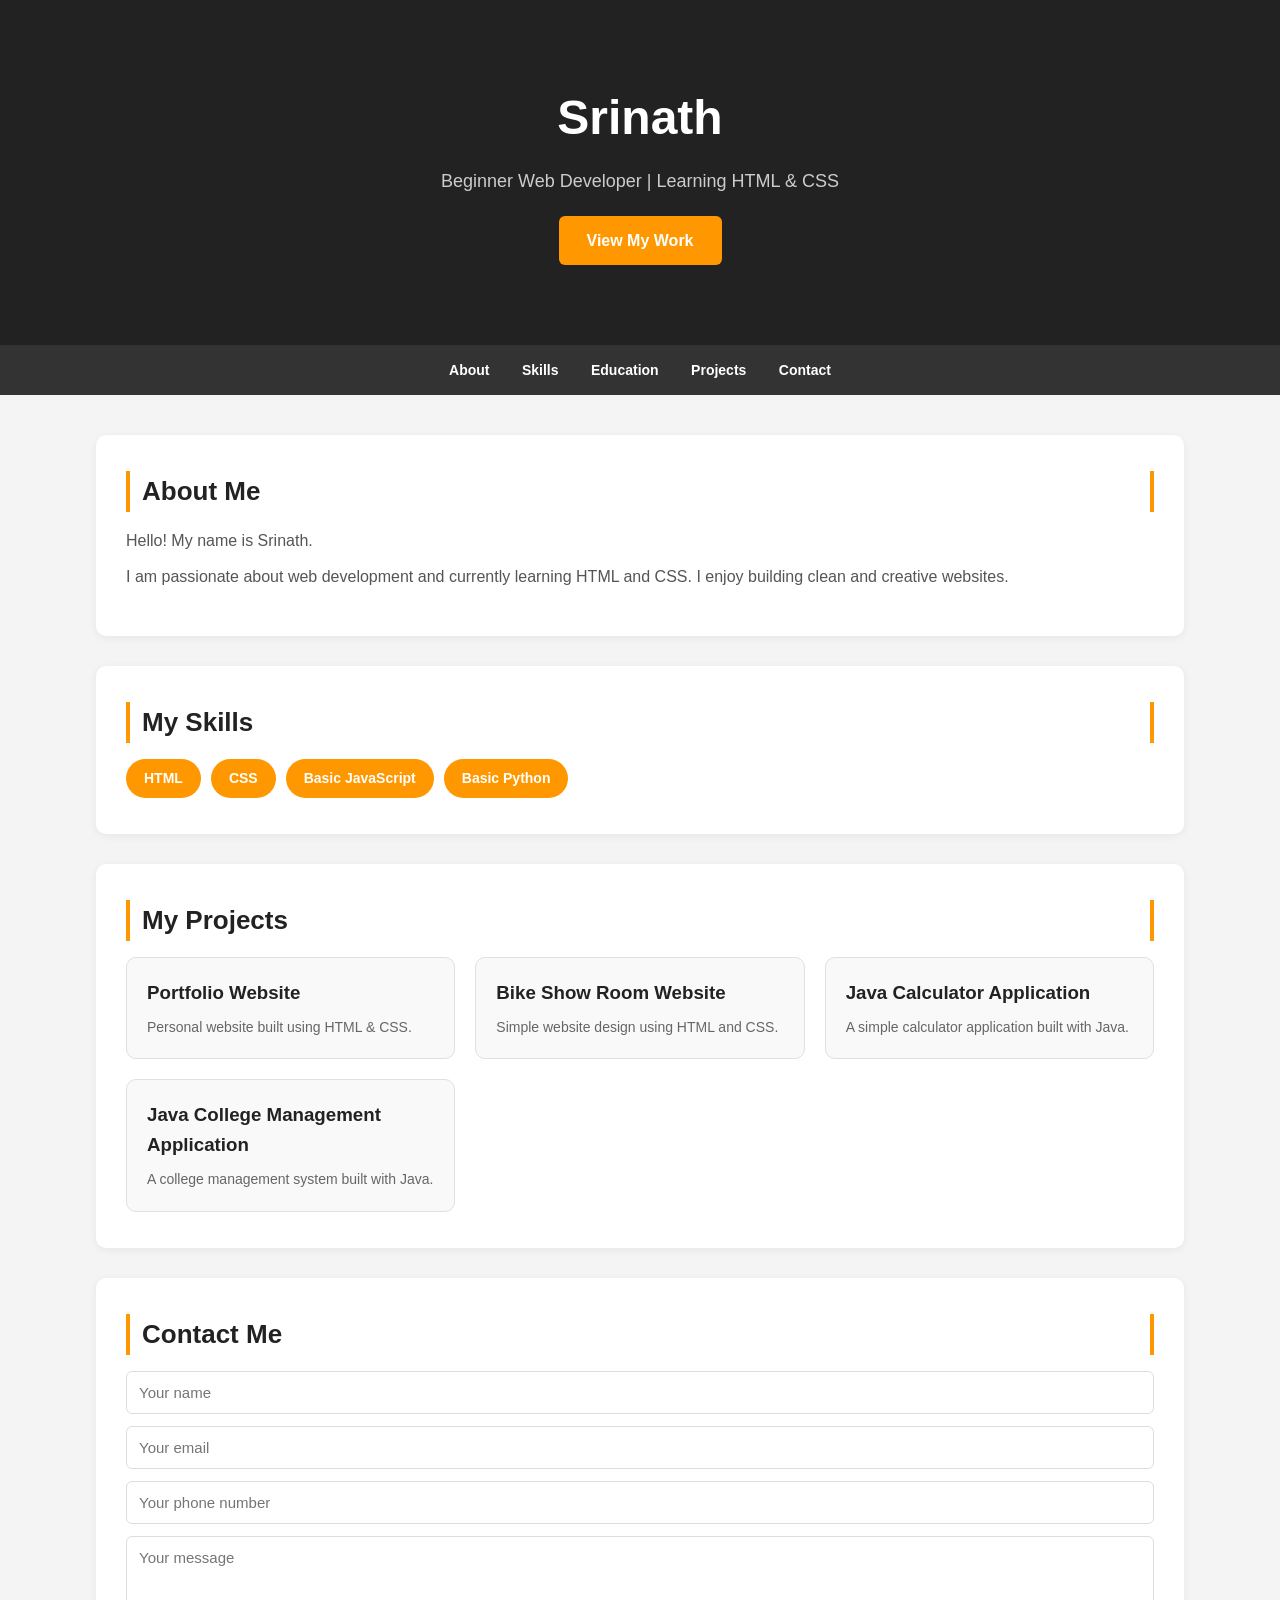
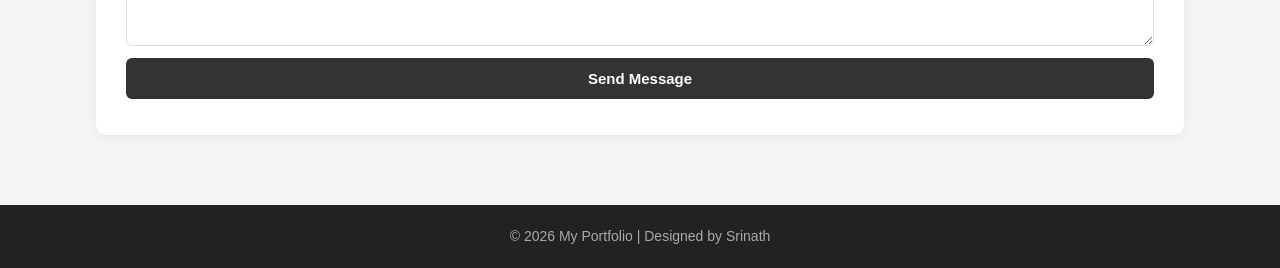
<file: index.html>
<!DOCTYPE html>
<html lang="en">
<head>
  <meta charset="UTF-8"/>
  <meta name="viewport" content="width=device-width, initial-scale=1.0"/>
  <title>Srinath Portfolio</title>
  <link rel="stylesheet" href="port.css"/>
</head>
<body>

  <!-- HERO -->
  <header class="hero">
    <h1>Srinath</h1>
    <p>Beginner Web Developer | Learning HTML &amp; CSS</p>
    <a href="#projects" class="btn">View My Work</a>
  </header>

  <!-- NAV -->
  <nav>
    <a href="about.html">About</a>
    <a href="skills.html">Skills</a>
    <a href="education.html">Education</a>
    <a href="projects.html">Projects</a>
    <a href="contact.html">Contact</a>
  </nav>

  <div class="container">

    <!-- ABOUT -->
    <section id="about">
      <h2>About Me</h2>
      <p>Hello! My name is Srinath.</p>
      <p>I am passionate about web development and currently learning HTML and CSS. I enjoy building clean and creative websites.</p>
    </section>

    <!-- SKILLS -->
    <section id="skills">
      <h2>My Skills</h2>
      <div class="skill-box">
        <div class="skill">HTML</div>
        <div class="skill">CSS</div>
        <div class="skill">Basic JavaScript</div>
        <div class="skill">Basic Python</div>
      </div>
    </section>

    <!-- PROJECTS -->
    <section id="projects">
      <h2>My Projects</h2>
      <div class="project-container">

        <a href="index.html" class="card">
          <h3>Portfolio Website</h3>
          <p>Personal website built using HTML &amp; CSS.</p>
        </a>
        

        <a href="Bike.html" class="card">
          <h3>Bike Show Room Website</h3>
          <p>Simple website design using HTML and CSS.</p>
        </a>

        <a href="DSK.html" class="card">
          <h3>Java Calculator Application</h3>
          <p>A simple calculator application built with Java.</p>
        </a>

        <a href="prok.html" class="card">
          <h3>Java College Management Application</h3>
          <p>A college management system built with Java.</p>
          </a>
      </div>
    </section>

    <!-- CONTACT -->
    <section id="contact">
      <h2>Contact Me</h2>
      <form>
        <input type="text" placeholder="Your name" required/>
        <input type="email" placeholder="Your email" required/>
        <input type="tel" placeholder="Your phone number" pattern="[0-9]{10}"/>
        <textarea rows="4" placeholder="Your message" required></textarea>
        <input type="submit" value="Send Message"/>
      </form>
    </section>

  </div>

  <!-- FOOTER -->
  <footer>
    <p>© 2026 My Portfolio | Designed by Srinath</p>
  </footer>

  <script>
    // 1. FORM SUBMIT — show a success message
    document.querySelector('form').addEventListener('submit', function(e) {
      e.preventDefault();
      alert('Thanks for your message! I will get back to you soon.');
      this.reset();
    });


    // 2. BACK TO TOP BUTTON — appears when you scroll down
    var backBtn = document.createElement('button');
    backBtn.textContent = '↑ Top';
    backBtn.style.cssText =
      'position:fixed; bottom:30px; right:30px; padding:10px 16px;' +
      'background:#ff9800; color:white; border:none; border-radius:6px;' +
      'font-weight:bold; cursor:pointer; display:none; font-size:14px;';
    document.body.appendChild(backBtn);

    window.addEventListener('scroll', function() {
      backBtn.style.display = window.scrollY > 300 ? 'block' : 'none';
    });

    backBtn.addEventListener('click', function() {
      window.scrollTo({ top: 0, behavior: 'smooth' });
    });

    // 3. SKILL CLICK — click a skill badge to highlight/unhighlight it
    document.querySelectorAll('.skill').forEach(function(skill) {
      skill.style.cursor = 'pointer';
      skill.addEventListener('click', function() {
        var isSelected = this.style.background === 'rgb(34, 34, 34)';
        this.style.background = isSelected ? '#ff9800' : '#222';
      });
    });
  </script>

</body>

</html>
</file>
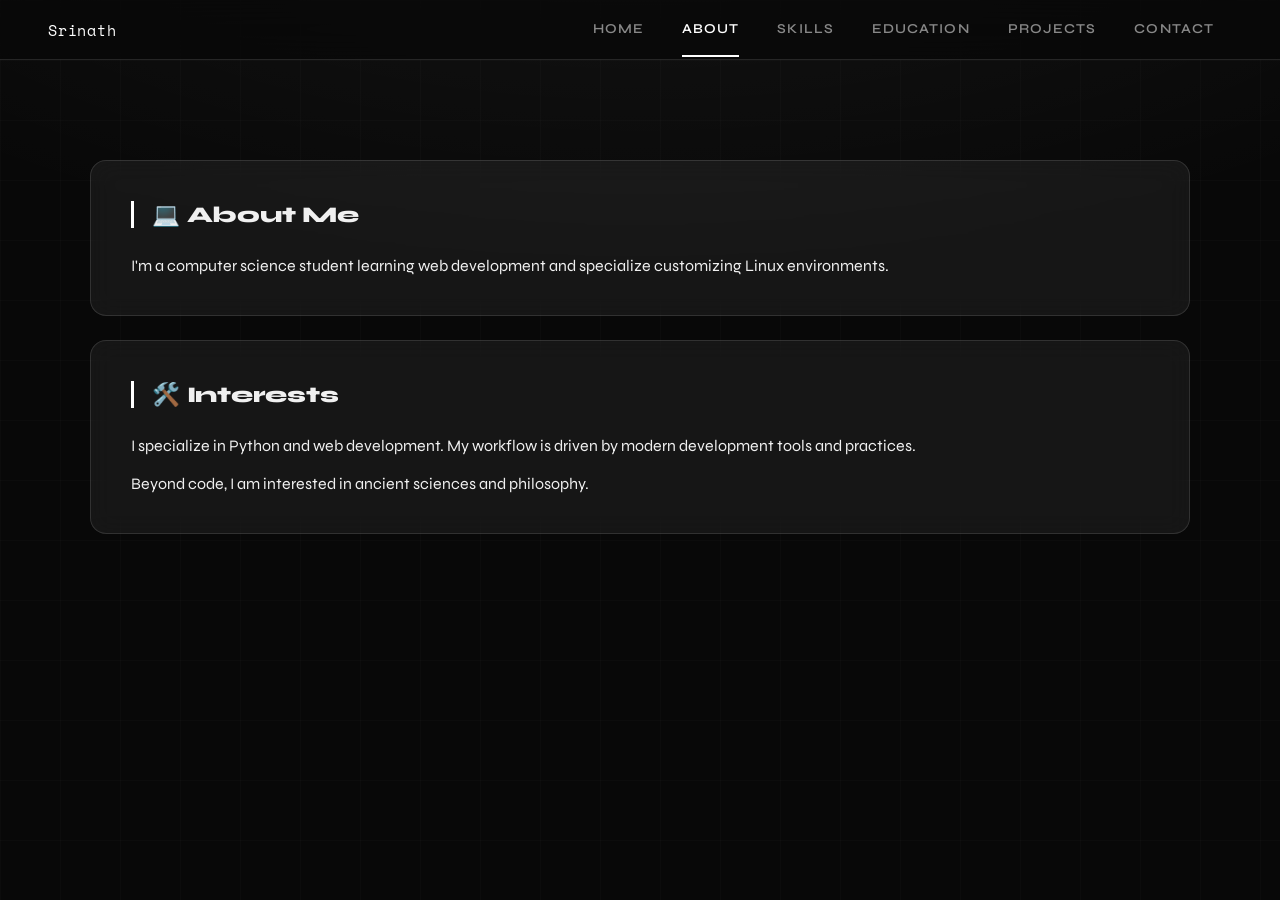
<file: about.html>
<!DOCTYPE html>
<html lang="en">
<head>
    <meta charset="UTF-8">
    <title>Srinath | About</title>
    <link rel="stylesheet" href="style.css">
</head>
<body>

    <nav>
        <a class="nav-brand" href="index.html">Srinath</a>
        <ul>
            <li><a href="index.html">Home</a></li>
            <li><a href="about.html" class="active">About</a></li>
            <li><a href="skills.html">Skills</a></li>
            <li><a href="education.html">Education</a></li>
            <li><a href="projects.html">Projects</a></li>
            <li><a href="contact.html">Contact</a></li>
        </ul>
    </nav>

    <div class="container" style="margin-top: 100px;">

        <div id="about" class="section">
            <h2>💻 About Me</h2>
            <p>I'm a computer science student learning web development and specialize customizing Linux environments.</p>
        </div>

        <div id="about" class="section">
            <h2>🛠️ Interests</h2>
            <p>I specialize in Python and web development. My workflow is driven by modern development tools and practices.</p>
            <br>
            <p>Beyond code, I am interested in ancient sciences and philosophy.</p>
        </div>
    </div>

</body>
</html>
</file>
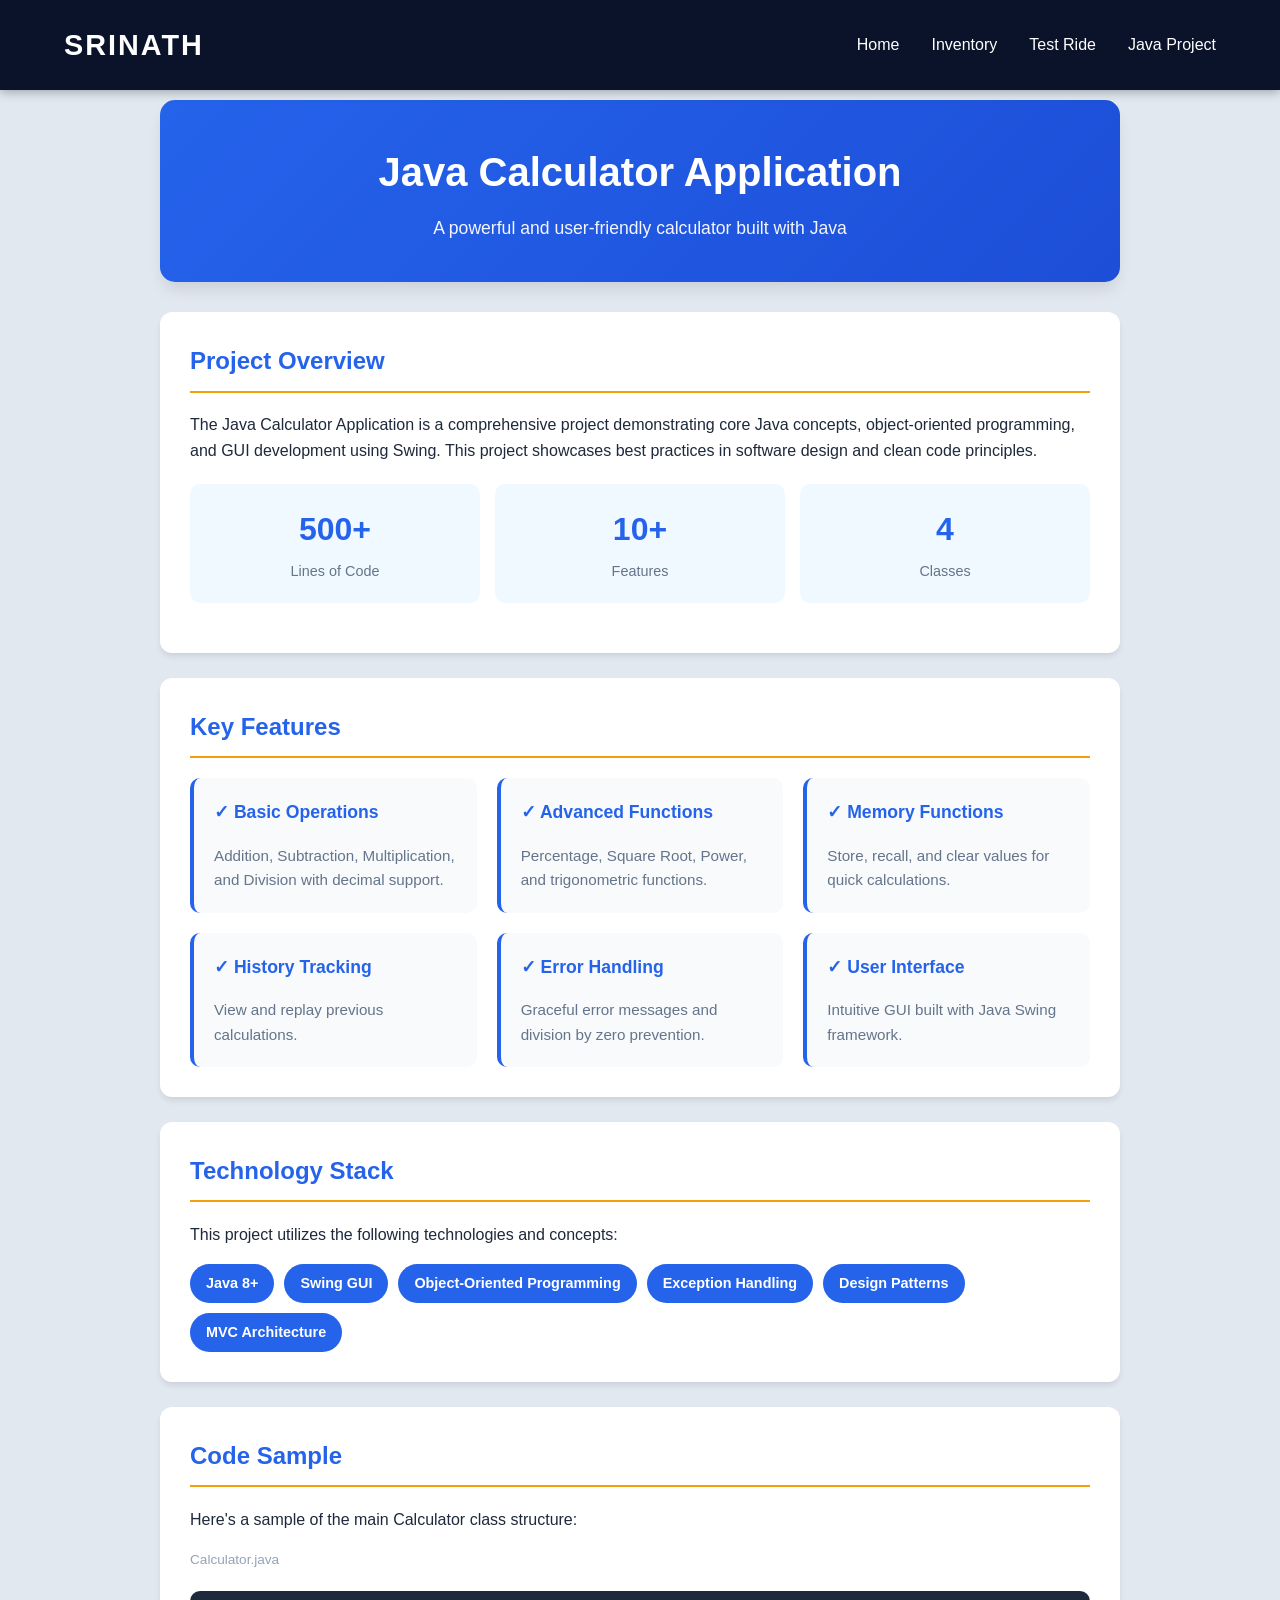
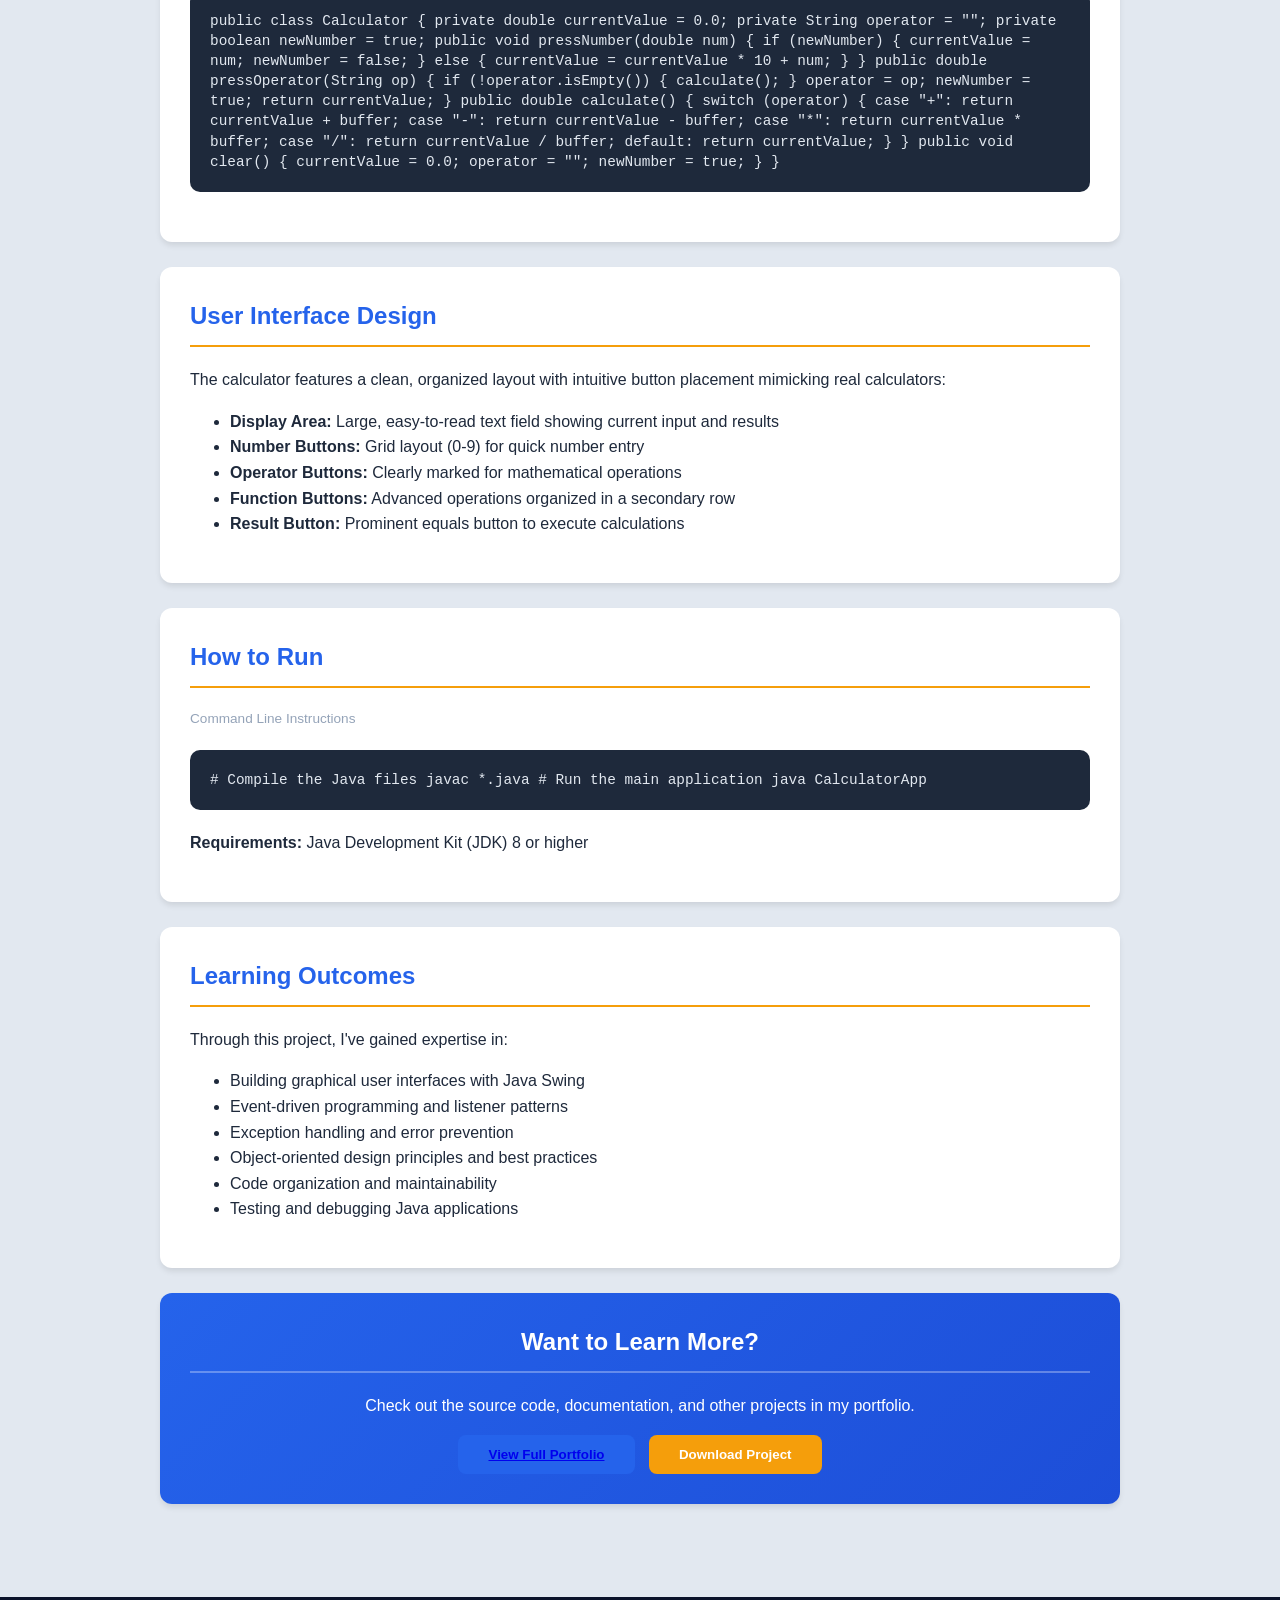
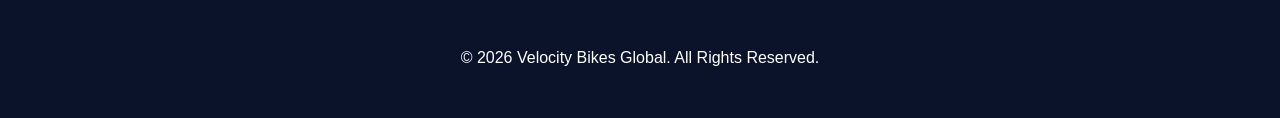
<file: DSK.html>
<!DOCTYPE html>
<html lang="en">
<head>
    <meta charset="UTF-8">
    <meta name="viewport" content="width=device-width, initial-scale=1.0">
    <title>Java Project Showcase</title>
    <style>
        :root {
            --primary: #2563eb;
            --dark: #1e293b;
            --light: #f8fafc;
            --accent: #f59e0b;
            --success: #10b981;
        }

        * { box-sizing: border-box; font-family: 'Segoe UI', Roboto, sans-serif; }
        
        body { 
            margin: 0; 
            background: #e2e8f0; 
            color: var(--dark);
            line-height: 1.6;
        }

        header {
            background: #0b132b;
            padding: 1rem 5%;
            position: fixed;
            width: 100%;
            top: 0;
            z-index: 1000;
            box-shadow: 0 2px 10px rgba(0,0,0,0.3);
        }

        nav {
            display: flex;
            justify-content: space-between;
            align-items: center;
        }

        .logo {
            font-size: 1.8rem;
            font-weight: 800;
            color: white;
            text-transform: uppercase;
            letter-spacing: 2px;
        }

        .logo span { color: #e63946; }

        .nav-links {
            display: flex;
            list-style: none;
            gap: 2rem;
        }

        .nav-links a {
            color: white;
            text-decoration: none;
            font-weight: 500;
            transition: all 0.3s ease;
        }

        .nav-links a:hover { color: #e63946; }

        .container { 
            max-width: 1000px; 
            margin: 0 auto; 
            padding: 100px 20px 20px;
        }

        .hero {
            background: linear-gradient(135deg, var(--primary), #1d4ed8);
            color: white;
            padding: 40px;
            border-radius: 15px;
            margin-bottom: 30px;
            text-align: center;
            box-shadow: 0 10px 15px -3px rgba(0,0,0,0.1);
        }

        .hero h1 {
            margin: 0 0 10px 0;
            font-size: 2.5rem;
        }

        .hero p {
            margin: 0;
            font-size: 1.1rem;
            opacity: 0.95;
        }

        .section {
            background: white;
            padding: 30px;
            border-radius: 12px;
            margin-bottom: 25px;
            box-shadow: 0 4px 6px -1px rgba(0,0,0,0.1);
        }

        h2 {
            color: var(--primary);
            margin-top: 0;
            border-bottom: 2px solid var(--accent);
            padding-bottom: 10px;
        }

        h3 {
            color: #334155;
            margin-top: 0;
        }

        .features-grid {
            display: grid;
            grid-template-columns: repeat(auto-fit, minmax(250px, 1fr));
            gap: 20px;
            margin-top: 20px;
        }

        .feature-card {
            background: #f8fafc;
            padding: 20px;
            border-radius: 10px;
            border-left: 4px solid var(--primary);
        }

        .feature-card h3 {
            margin-top: 0;
            color: var(--primary);
            font-size: 1.1rem;
        }

        .feature-card p {
            margin: 0;
            font-size: 0.95rem;
            color: #64748b;
        }

        .code-block {
            background: #1e293b;
            color: #e2e8f0;
            padding: 20px;
            border-radius: 10px;
            overflow-x: auto;
            margin: 20px 0;
            font-family: 'Courier New', monospace;
            font-size: 0.9rem;
            line-height: 1.4;
        }

        .code-label {
            font-size: 0.85rem;
            color: #94a3b8;
            margin-bottom: 10px;
        }

        .tech-stack {
            display: flex;
            flex-wrap: wrap;
            gap: 10px;
            margin-top: 15px;
        }

        .tech-badge {
            background: var(--primary);
            color: white;
            padding: 8px 16px;
            border-radius: 20px;
            font-size: 0.9rem;
            font-weight: 600;
        }

        .btn {
            display: inline-block;
            padding: 12px 30px;
            background: var(--primary);
            color: white;
            text-decoration: none;
            border-radius: 8px;
            font-weight: 600;
            transition: background 0.2s;
            border: none;
            cursor: pointer;
        }

        .btn:hover { background: #1d4ed8; }

        .btn-secondary {
            background: var(--accent);
            color: white;
        }

        .btn-secondary:hover {
            background: #d97706;
        }

        footer {
            background: #0b132b;
            color: white;
            text-align: center;
            padding: 2rem;
            margin-top: 3rem;
        }

        .project-image {
            width: 100%;
            max-width: 500px;
            height: auto;
            border-radius: 10px;
            margin: 20px 0;
            box-shadow: 0 4px 6px -1px rgba(0,0,0,0.1);
        }

        .stats {
            display: grid;
            grid-template-columns: repeat(auto-fit, minmax(150px, 1fr));
            gap: 15px;
            margin: 20px 0;
        }

        .stat-box {
            background: #f0f9ff;
            padding: 20px;
            border-radius: 10px;
            text-align: center;
        }

        .stat-number {
            font-size: 2rem;
            font-weight: 700;
            color: var(--primary);
        }

        .stat-label {
            font-size: 0.9rem;
            color: #64748b;
            margin-top: 5px;
        }

        @media (max-width: 768px) {
            .hero h1 {
                font-size: 2rem;
            }

            .nav-links {
                gap: 1rem;
                font-size: 0.9rem;
            }
        }
    </style>
</head>
<body>

<header>
    <nav>
        <div class="logo">Srinath</div>
        <ul class="nav-links">
            <li><a href="index.html">Home</a></li>
            <li><a href="inventory.html">Inventory</a></li>
            <li><a href="Test.html">Test Ride</a></li>
            <li><a href="DSK.html">Java Project</a></li>
        </ul>
    </nav>
</header>

<div class="container">
    <div class="hero">
        <h1>Java Calculator Application</h1>
        <p>A powerful and user-friendly calculator built with Java</p>
    </div>

    <!-- Project Overview -->
    <div class="section">
        <h2>Project Overview</h2>
        <p>The Java Calculator Application is a comprehensive project demonstrating core Java concepts, object-oriented programming, and GUI development using Swing. This project showcases best practices in software design and clean code principles.</p>
        <div class="stats">
            <div class="stat-box">
                <div class="stat-number">500+</div>
                <div class="stat-label">Lines of Code</div>
            </div>
            <div class="stat-box">
                <div class="stat-number">10+</div>
                <div class="stat-label">Features</div>
            </div>
            <div class="stat-box">
                <div class="stat-number">4</div>
                <div class="stat-label">Classes</div>
            </div>
        </div>
    </div>

    <!-- Features -->
    <div class="section">
        <h2>Key Features</h2>
        <div class="features-grid">
            <div class="feature-card">
                <h3>✓ Basic Operations</h3>
                <p>Addition, Subtraction, Multiplication, and Division with decimal support.</p>
            </div>
            <div class="feature-card">
                <h3>✓ Advanced Functions</h3>
                <p>Percentage, Square Root, Power, and trigonometric functions.</p>
            </div>
            <div class="feature-card">
                <h3>✓ Memory Functions</h3>
                <p>Store, recall, and clear values for quick calculations.</p>
            </div>
            <div class="feature-card">
                <h3>✓ History Tracking</h3>
                <p>View and replay previous calculations.</p>
            </div>
            <div class="feature-card">
                <h3>✓ Error Handling</h3>
                <p>Graceful error messages and division by zero prevention.</p>
            </div>
            <div class="feature-card">
                <h3>✓ User Interface</h3>
                <p>Intuitive GUI built with Java Swing framework.</p>
            </div>
        </div>
    </div>

    <!-- Technology Stack -->
    <div class="section">
        <h2>Technology Stack</h2>
        <p>This project utilizes the following technologies and concepts:</p>
        <div class="tech-stack">
            <span class="tech-badge">Java 8+</span>
            <span class="tech-badge">Swing GUI</span>
            <span class="tech-badge">Object-Oriented Programming</span>
            <span class="tech-badge">Exception Handling</span>
            <span class="tech-badge">Design Patterns</span>
            <span class="tech-badge">MVC Architecture</span>
        </div>
    </div>

    <!-- Code Snippet -->
    <div class="section">
        <h2>Code Sample</h2>
        <p>Here's a sample of the main Calculator class structure:</p>
        <div class="code-label">Calculator.java</div>
        <div class="code-block">
public class Calculator {
    private double currentValue = 0.0;
    private String operator = "";
    private boolean newNumber = true;

    public void pressNumber(double num) {
        if (newNumber) {
            currentValue = num;
            newNumber = false;
        } else {
            currentValue = currentValue * 10 + num;
        }
    }

    public double pressOperator(String op) {
        if (!operator.isEmpty()) {
            calculate();
        }
        operator = op;
        newNumber = true;
        return currentValue;
    }

    public double calculate() {
        switch (operator) {
            case "+": return currentValue + buffer;
            case "-": return currentValue - buffer;
            case "*": return currentValue * buffer;
            case "/": return currentValue / buffer;
            default: return currentValue;
        }
    }

    public void clear() {
        currentValue = 0.0;
        operator = "";
        newNumber = true;
    }
}
        </div>
    </div>

    <!-- User Interface -->
    <div class="section">
        <h2>User Interface Design</h2>
        <p>The calculator features a clean, organized layout with intuitive button placement mimicking real calculators:</p>
        <ul>
            <li><strong>Display Area:</strong> Large, easy-to-read text field showing current input and results</li>
            <li><strong>Number Buttons:</strong> Grid layout (0-9) for quick number entry</li>
            <li><strong>Operator Buttons:</strong> Clearly marked for mathematical operations</li>
            <li><strong>Function Buttons:</strong> Advanced operations organized in a secondary row</li>
            <li><strong>Result Button:</strong> Prominent equals button to execute calculations</li>
        </ul>
    </div>

    <!-- How to Run -->
    <div class="section">
        <h2>How to Run</h2>
        <div class="code-label">Command Line Instructions</div>
        <div class="code-block">
# Compile the Java files
javac *.java

# Run the main application
java CalculatorApp
        </div>
        <p><strong>Requirements:</strong> Java Development Kit (JDK) 8 or higher</p>
    </div>

    <!-- Learning Outcomes -->
    <div class="section">
        <h2>Learning Outcomes</h2>
        <p>Through this project, I've gained expertise in:</p>
        <ul>
            <li>Building graphical user interfaces with Java Swing</li>
            <li>Event-driven programming and listener patterns</li>
            <li>Exception handling and error prevention</li>
            <li>Object-oriented design principles and best practices</li>
            <li>Code organization and maintainability</li>
            <li>Testing and debugging Java applications</li>
        </ul>
    </div>

    <!-- Call to Action -->
    <div class="section" style="text-align: center; background: linear-gradient(135deg, var(--primary), #1d4ed8); color: white;">
        <h2 style="color: white; border-bottom-color: rgba(255,255,255,0.3);">Want to Learn More?</h2>
        <p>Check out the source code, documentation, and other projects in my portfolio.</p>
        <button class="btn"><a href="index.html"> View Full Portfolio</a></button>
        <button class="btn btn-secondary" style="margin-left: 10px;">Download Project</button>
    </div>
</div>

<footer>
    <p>&copy; 2026 Velocity Bikes Global. All Rights Reserved.</p>
</footer>

<script>
    // Add smooth scrolling for navigation
    document.querySelectorAll('a[href^="#"]').forEach(anchor => {
        anchor.addEventListener('click', function (e) {
            e.preventDefault();
            const target = document.querySelector(this.getAttribute('href'));
            if (target) {
                target.scrollIntoView({ behavior: 'smooth' });
            }
        });
    });

    // Log page load
    console.log('Java Project Showcase Page Loaded Successfully');
</script>

</body>
</html>
</file>
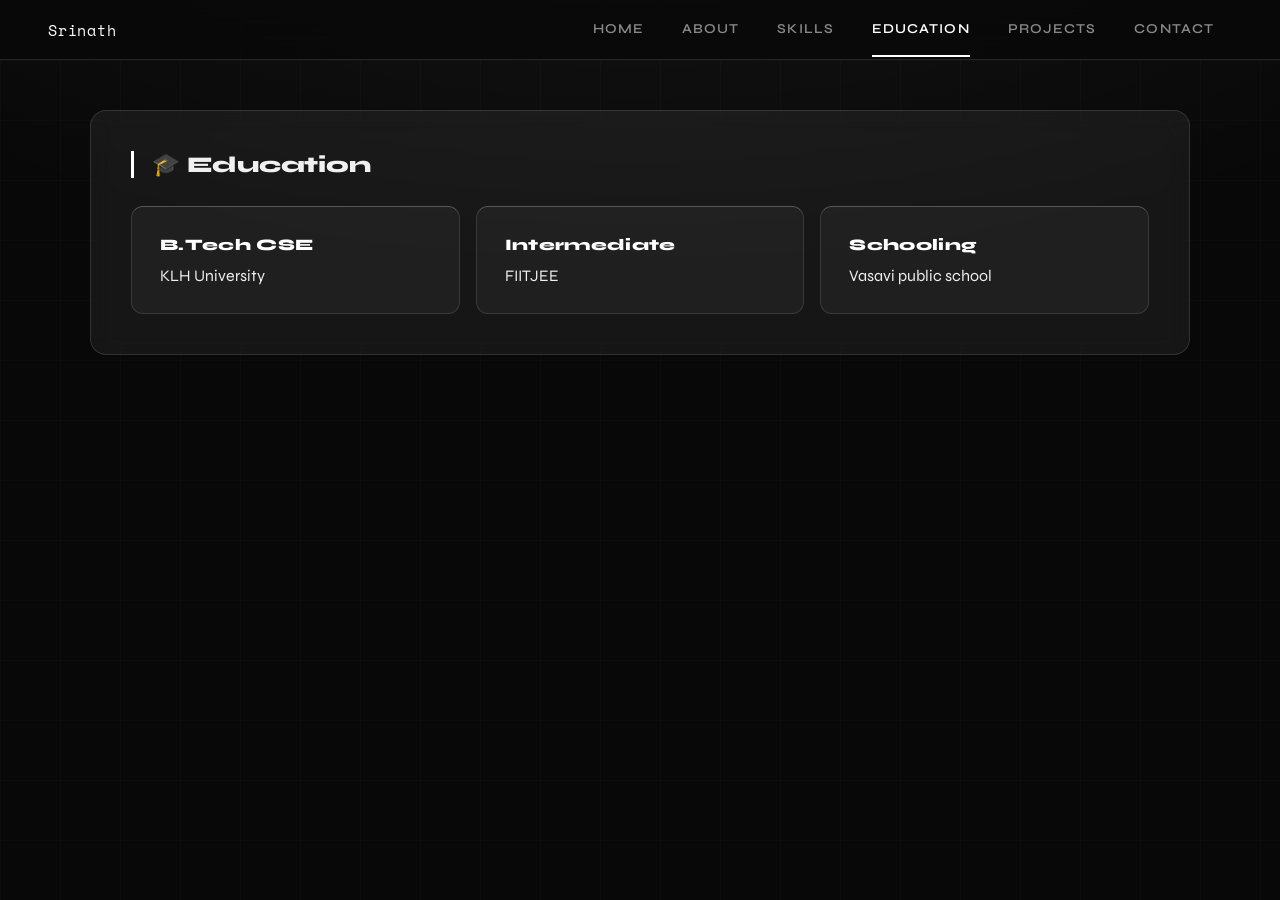
<file: education.html>
<!DOCTYPE html>
<html lang="en">
<head>
    <meta charset="UTF-8">
    <title>Srinath | Education</title>
    <link rel="stylesheet" href="style.css">
</head>
<body>

    <nav>
        <a class="nav-brand" href="index.html">Srinath</a>
        <ul>
            <li><a href="index.html">Home</a></li>
            <li><a href="about.html">About</a></li>
            <li><a href="skills.html">Skills</a></li>
            <li><a href="education.html" class="active">Education</a></li>
            <li><a href="projects.html">Projects</a></li>
            <li><a href="contact.html">Contact</a></li>
        </ul>
    </nav>

    <div class="container" style="margin-top: 50px;">

        <div id="education" class="section">
            <h2>🎓 Education</h2>
            <div class="flex-group">
                <div class="card">
                    <h3>B.Tech CSE</h3>
                    <p>KLH University</p>
                </div>
                <div class="card">
                    <h3>Intermediate</h3>
                    <p>FIITJEE</p>
                </div>
                <div class="card">
                    <h3>Schooling</h3>
                    <p>Vasavi public school</p>
                </div>
            </div>
        </div>

    </div>

</body>
</html>
</file>
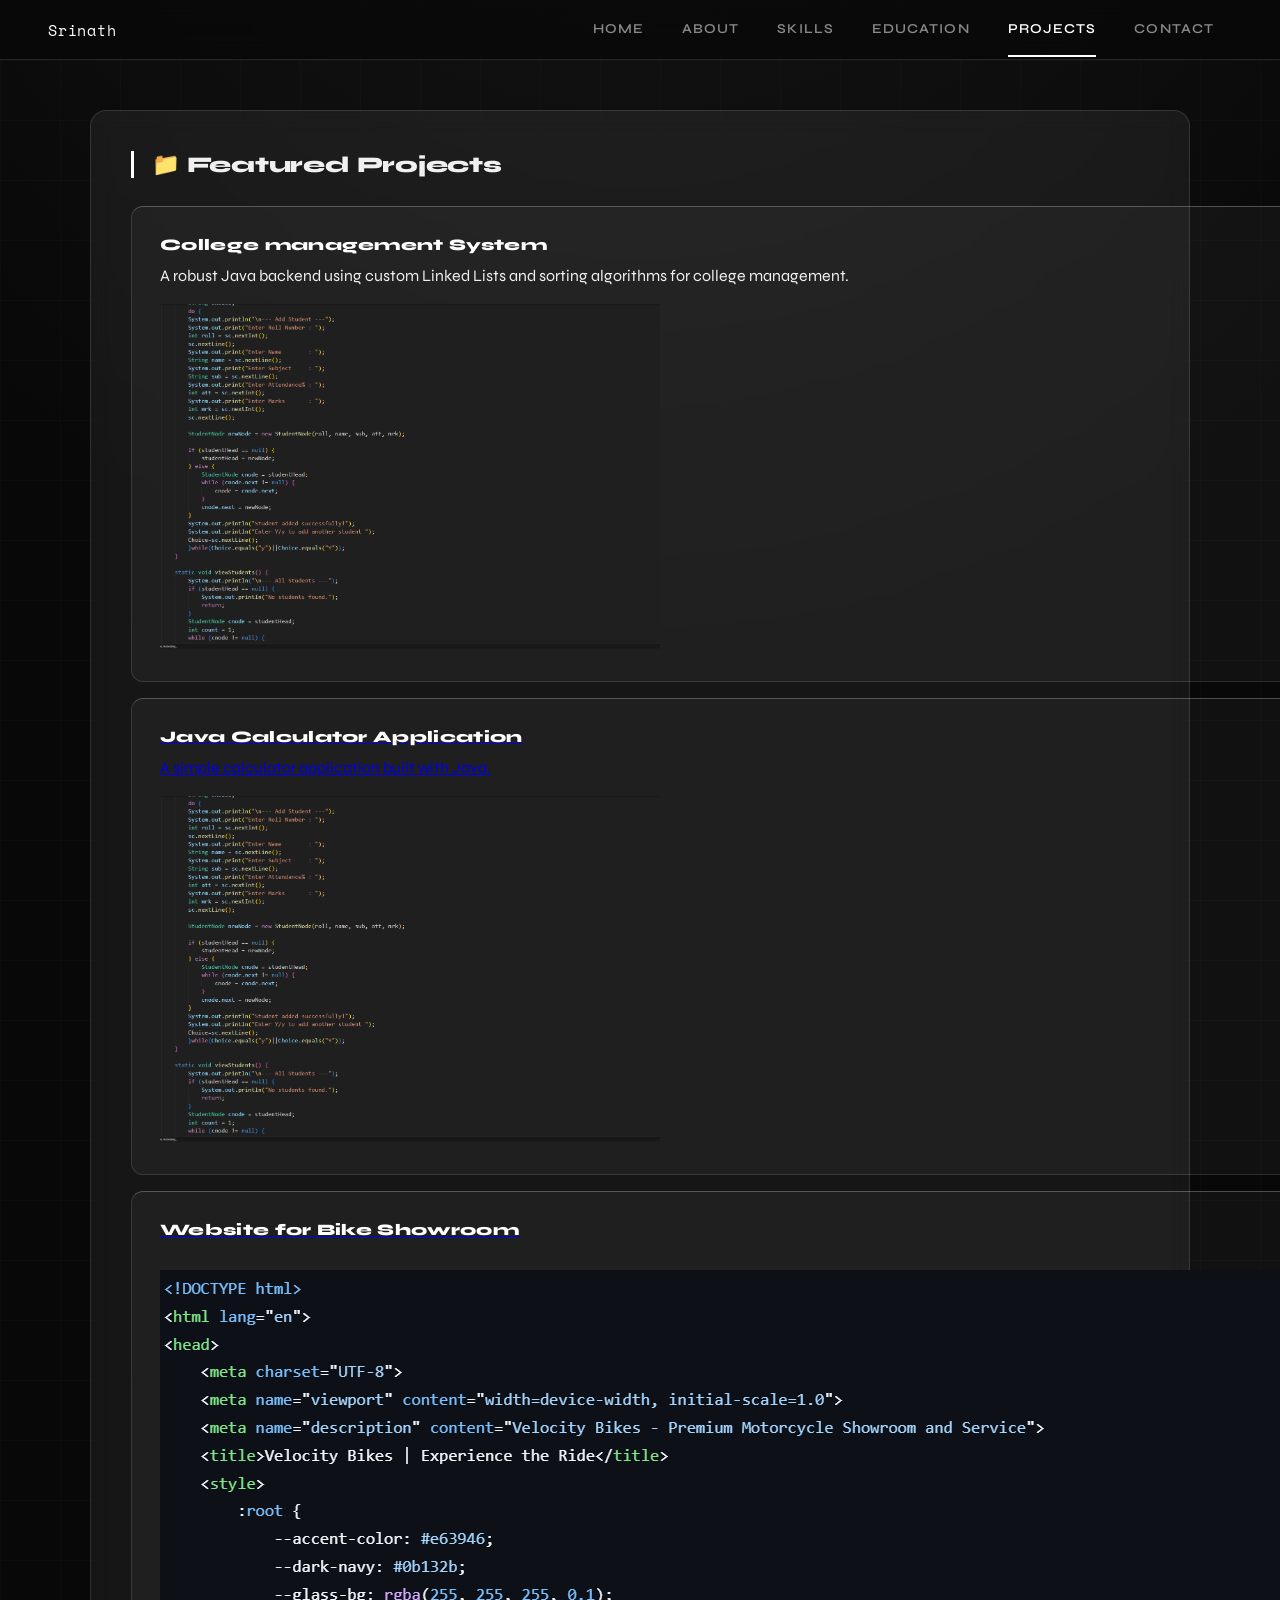
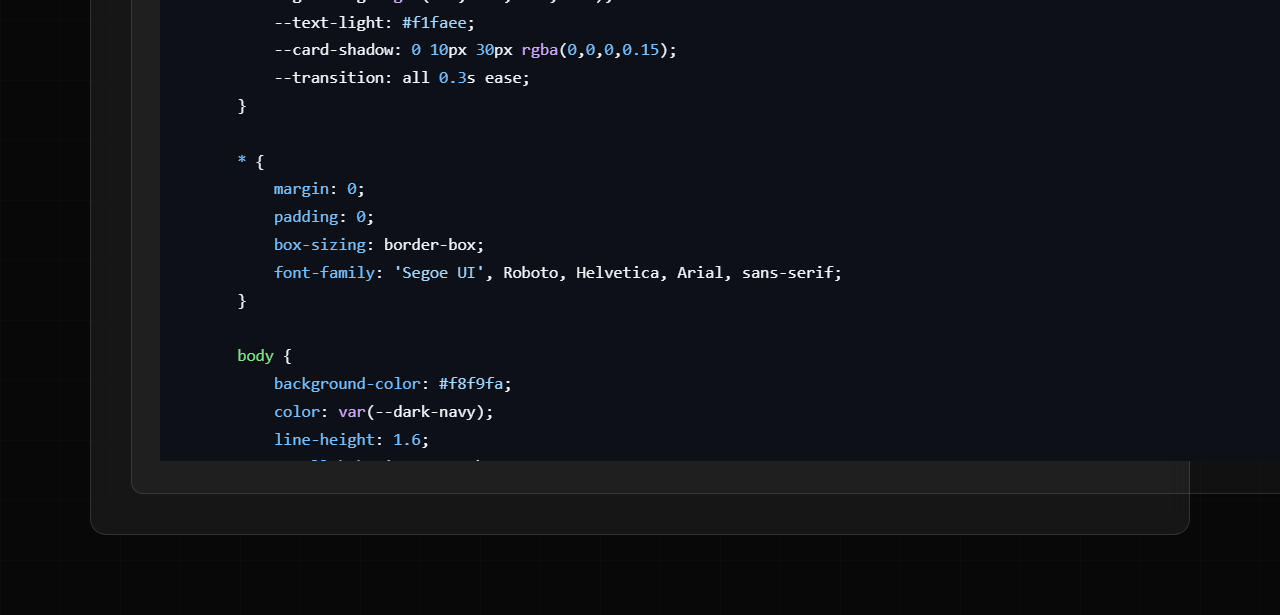
<file: projects.html>
<!DOCTYPE html>
<html lang="en">
<head>
    <meta charset="UTF-8">
    <title>Srinath | Projects</title>
    <link rel="stylesheet" href="style.css">
</head>
<body>

    <nav>
        <a class="nav-brand" href="index.html">Srinath</a>
        <ul>
            <li><a href="index.html">Home</a></li>
            <li><a href="index.html#about">About</a></li>
            <li><a href="index.html#skills">Skills</a></li>
            <li><a href="index.html#education">Education</a></li>
            <li><a href="index.html#projects" class="active">Projects</a></li>
            <li><a href="index.html#contact">Contact</a></li>
        </ul>
    </nav>

    <div class="container" style="margin-top: 50px;">

        <div id="projects" class="section">
            <h2>📁 Featured Projects</h2>
            <div class="flex-group">
                <div class="card">
                    <h3>College management System</h3>
                    <p>A robust Java backend using custom Linked Lists and sorting algorithms for college management.</p>
                    <br>
                    <img src="Screenshot 2026-03-12 103032.png" alt="Java Project" width="500px">
                </div>

                 <a href="DSK.html" class="card">
                    <h3>Java Calculator Application</h3>
                    <p>A simple calculator application built with Java.</p>
                    <br>
                    <img src="Screenshot 2026-03-12 103032.png" alt="Java Project" width="500px">
                </a>
                <a href="Bike.html" class="card">
                    <h3>Website for Bike Showroom</h3>
                    <br>
                    <img src="Screenshot 2026-03-12 120031.png" alt="FWD" width"500px">
                </a>
            </div>
        </div>

    </div>

</body>
</html>
</file>
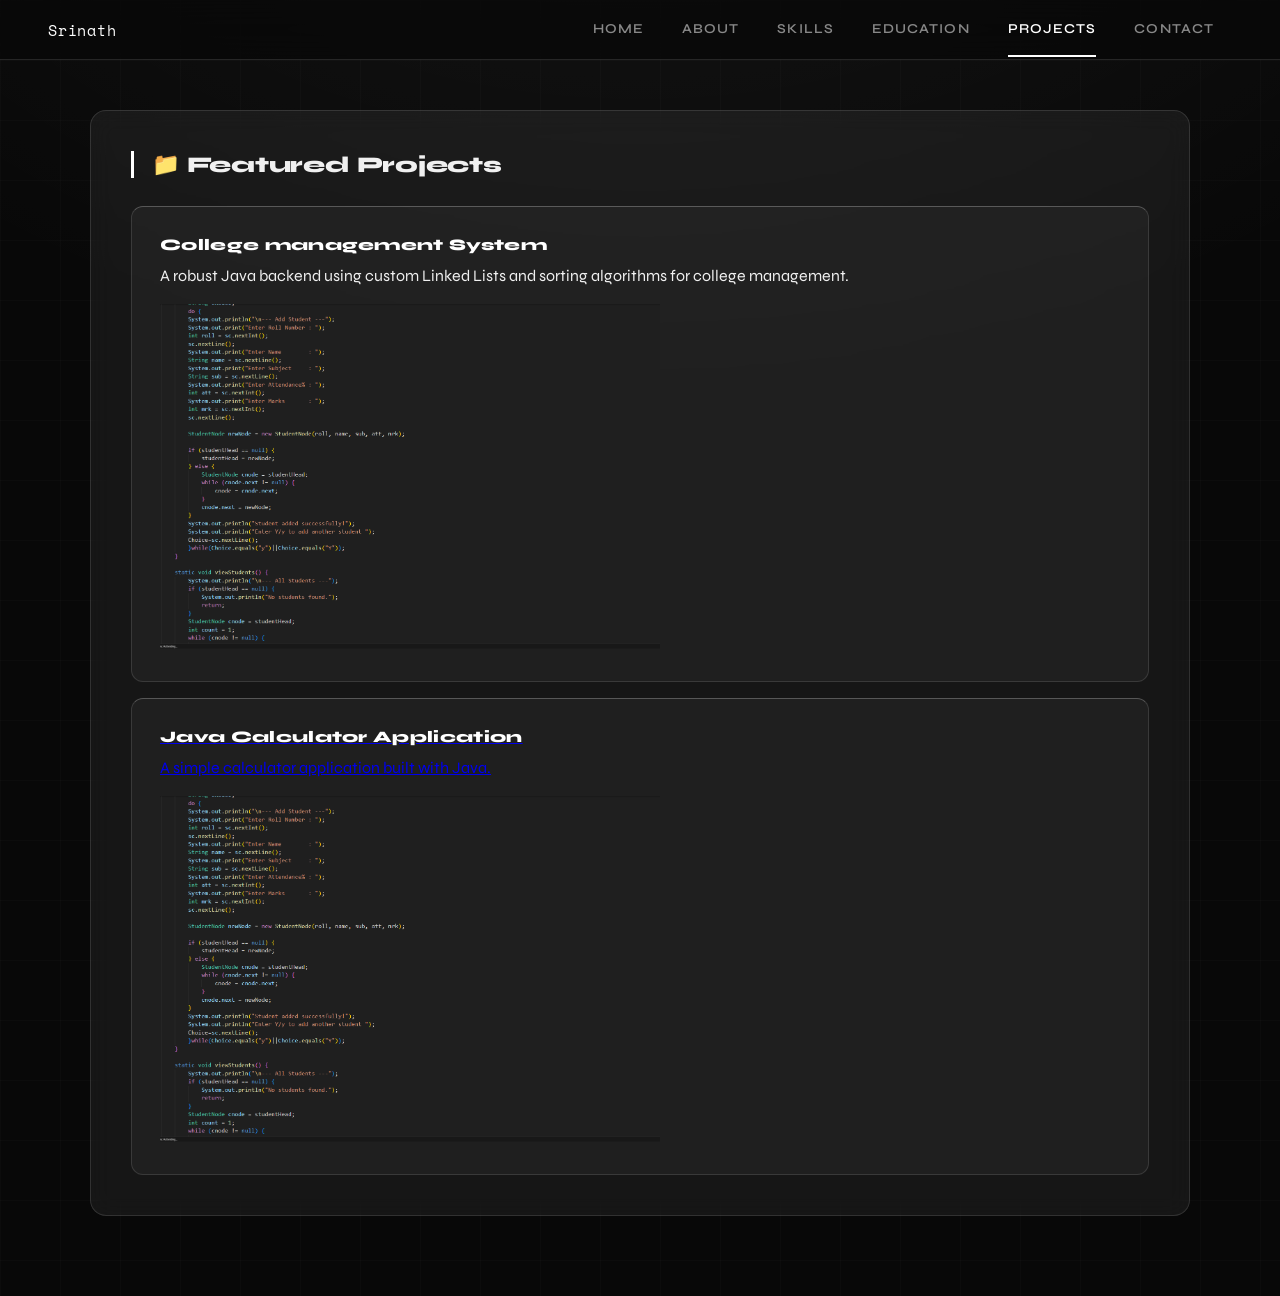
<file: prok.html>
<!DOCTYPE html>
<html lang="en">
<head>
    <meta charset="UTF-8">
    <title>Srinath | Projects</title>
    <link rel="stylesheet" href="style.css">
</head>
<body>

    <nav>
        <a class="nav-brand" href="index.html">Srinath</a>
        <ul>
            <li><a href="index.html">Home</a></li>
            <li><a href="index.html#about">About</a></li>
            <li><a href="index.html#skills">Skills</a></li>
            <li><a href="index.html#education">Education</a></li>
            <li><a href="index.html#projects" class="active">Projects</a></li>
            <li><a href="index.html#contact">Contact</a></li>
        </ul>
    </nav>

    <div class="container" style="margin-top: 50px;">

        <div id="projects" class="section">
            <h2>📁 Featured Projects</h2>
            <div class="flex-group">
                <div class="card">
                    <h3>College management System</h3>
                    <p>A robust Java backend using custom Linked Lists and sorting algorithms for college management.</p>
                    <br>
                    <img src="Screenshot 2026-03-12 103032.png" alt="Java Project" width="500px">
                </div>

                 <a href="DSK.html" class="card">
                    <h3>Java Calculator Application</h3>
                    <p>A simple calculator application built with Java.</p>
                    <br>
                    <img src="Screenshot 2026-03-12 103032.png" alt="Java Project" width="500px">
                </a>
            </div>
        </div>

    </div>

</body>
</html>
</file>
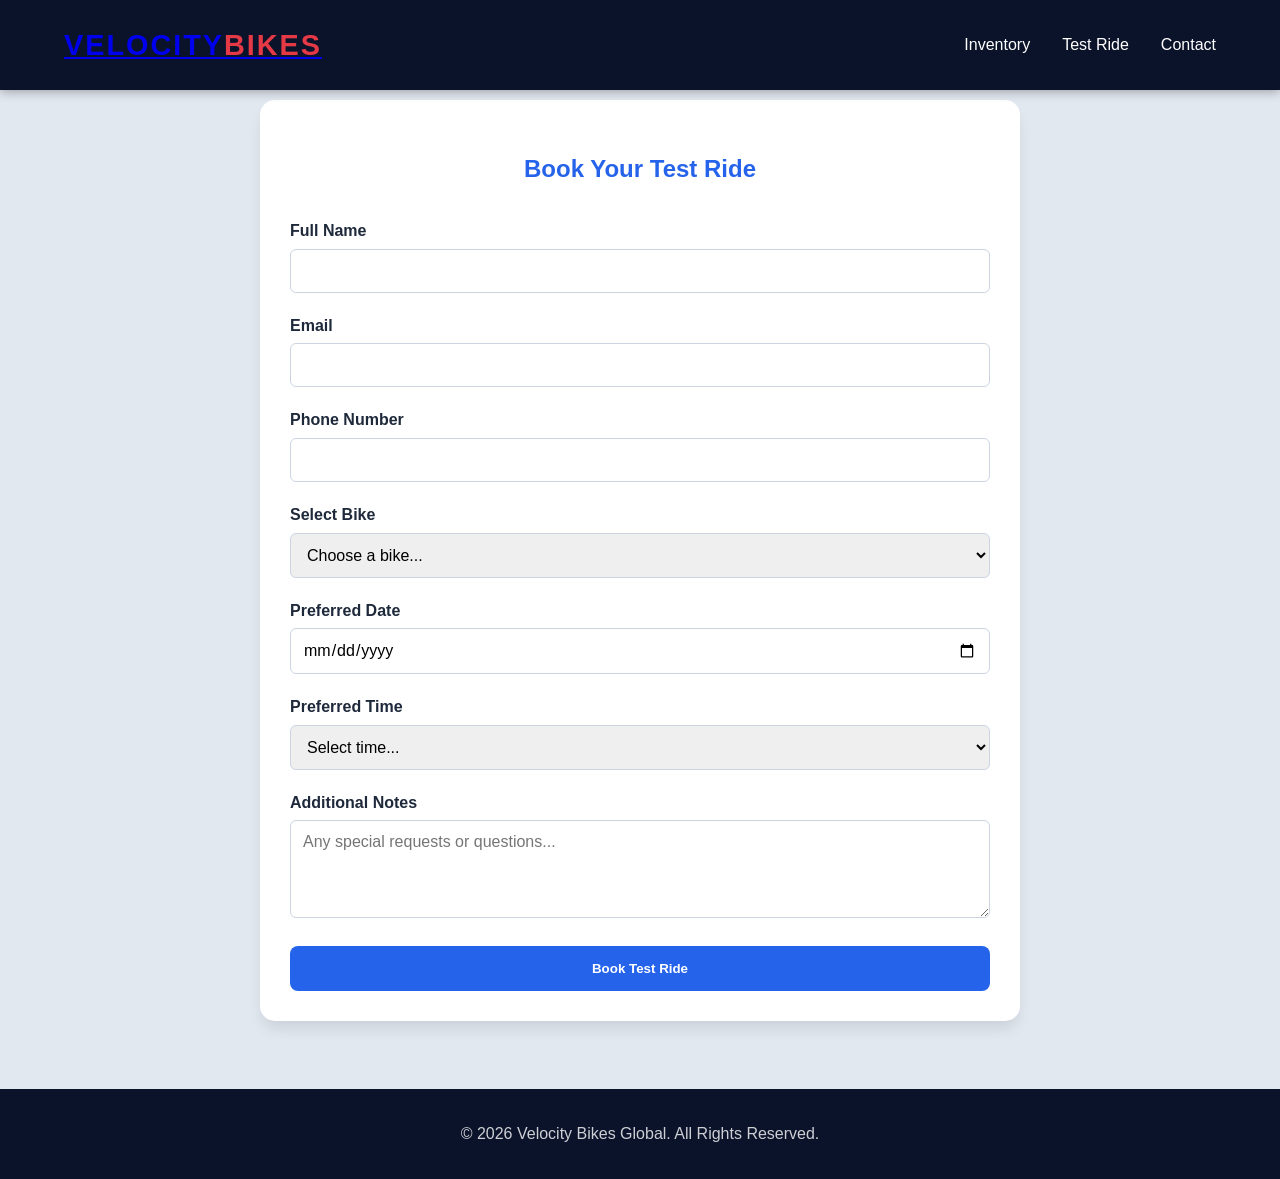
<file: Test.html>
<!DOCTYPE html>
<html lang="en">
<head>
    <meta charset="UTF-8">
    <meta name="viewport" content="width=device-width, initial-scale=1.0">
    <title>Bike Test Ride Booking</title>
    <style>
        :root {
            --primary: #2563eb;
            --dark: #1e293b;
            --light: #f8fafc;
            --accent: #f59e0b;
        }

        * { box-sizing: border-box; font-family: 'Segoe UI', Roboto, sans-serif; }
        
        body { 
            margin: 0; 
            background: #e2e8f0; 
            color: var(--dark);
            line-height: 1.6;
        }

        header {
            background: #0b132b;
            padding: 1rem 5%;
            position: fixed;
            width: 100%;
            top: 0;
            z-index: 1000;
            box-shadow: 0 2px 10px rgba(0,0,0,0.3);
        }

        nav {
            display: flex;
            justify-content: space-between;
            align-items: center;
        }

        .logo {
            font-size: 1.8rem;
            font-weight: 800;
            color: white;
            text-transform: uppercase;
            letter-spacing: 2px;
        }

        .logo span { color: #e63946; }

        .nav-links {
            display: flex;
            list-style: none;
            gap: 2rem;
        }

        .nav-links a {
            color: white;
            text-decoration: none;
            font-weight: 500;
            transition: all 0.3s ease;
        }

        .nav-links a:hover { color: #e63946; }

        .container { 
            max-width: 800px; 
            margin: 0 auto; 
            padding: 100px 20px 20px;
        }

        .booking-form {
            background: white;
            padding: 30px;
            border-radius: 15px;
            box-shadow: 0 10px 15px -3px rgba(0,0,0,0.1);
        }

        .booking-form h2 {
            text-align: center;
            margin-bottom: 30px;
            color: var(--primary);
        }

        .form-group {
            margin-bottom: 20px;
        }

        label {
            display: block;
            margin-bottom: 5px;
            font-weight: 600;
        }

        select, input, textarea {
            width: 100%;
            padding: 12px;
            border: 1px solid #cbd5e1;
            border-radius: 6px;
            font-size: 16px;
        }

        .btn {
            width: 100%;
            padding: 15px;
            background: var(--primary);
            color: white;
            border: none;
            border-radius: 8px;
            font-weight: 600;
            cursor: pointer;
            transition: background 0.2s;
        }

        .btn:hover { background: #1d4ed8; }

        footer {
            background: #0b132b;
            color: white;
            text-align: center;
            padding: 2rem;
            margin-top: 3rem;
        }

        footer p { margin: 0; opacity: 0.8; }
    </style>
</head>
<body>

<header>
    <nav>
        <div class="logo"><a href="Bike.html">Velocity<span>Bikes</span></a></div>
        <ul class="nav-links">
            <li><a href="inventory.html">Inventory</a></li>
            <li><a href="Test.html">Test Ride</a></li>
            <li><a href="Bike.html#contact">Contact</a></li>
        </ul>
    </nav>
</header>

<div class="container">
    <div class="booking-form">
        <h2>Book Your Test Ride</h2>
        <form id="bookingForm">
            <div class="form-group">
                <label for="name">Full Name</label>
                <input type="text" id="name" required>
            </div>
            <div class="form-group">
                <label for="email">Email</label>
                <input type="email" id="email" required>
            </div>
            <div class="form-group">
                <label for="phone">Phone Number</label>
                <input type="tel" id="phone" required>
            </div>
            <div class="form-group">
                <label for="bike">Select Bike</label>
                <select id="bike" required>
                    <option value="">Choose a bike...</option>
                    <option value="Kawasaki Z1100">Kawasaki Z1100</option>
                    <option value="Yamaha R1M">Yamaha R1M</option>
                    <option value="BMW S1000RR">BMW S1000RR</option>
                    <option value="Honda Dio 125">Honda Dio 125</option>
                    <option value="TVS Apache RR 310">TVS Apache RR 310</option>
                    <option value="Royal Enfield Meteor 350">Royal Enfield Meteor 350</option>
                    <option value="KTM RC 390">KTM RC 390</option>
                    <option value="Suzuki Hayabusa">Suzuki Hayabusa</option>
                    <option value="Ducati Panigale V4">Ducati Panigale V4</option>
                    <option value="Harley-Davidson Fat Boy">Harley-Davidson Fat Boy</option>
                </select>
            </div>
            <div class="form-group">
                <label for="date">Preferred Date</label>
                <input type="date" id="date" required>
            </div>
            <div class="form-group">
                <label for="time">Preferred Time</label>
                <select id="time" required>
                    <option value="">Select time...</option>
                    <option value="9:00 AM">9:00 AM</option>
                    <option value="10:00 AM">10:00 AM</option>
                    <option value="11:00 AM">11:00 AM</option>
                    <option value="12:00 PM">12:00 PM</option>
                    <option value="1:00 PM">1:00 PM</option>
                    <option value="2:00 PM">2:00 PM</option>
                    <option value="3:00 PM">3:00 PM</option>
                    <option value="4:00 PM">4:00 PM</option>
                    <option value="5:00 PM">5:00 PM</option>
                </select>
            </div>
            <div class="form-group">
                <label for="message">Additional Notes</label>
                <textarea id="message" rows="4" placeholder="Any special requests or questions..."></textarea>
            </div>
            <button type="submit" class="btn">Book Test Ride</button>
        </form>
    </div>
</div>

<footer>
    <p>&copy; 2026 Velocity Bikes Global. All Rights Reserved.</p>
</footer>

<script>
    document.getElementById('bookingForm').addEventListener('submit', function(e) {
        e.preventDefault();
        
        const name = document.getElementById('name').value;
        const email = document.getElementById('email').value;
        const phone = document.getElementById('phone').value;
        const bike = document.getElementById('bike').value;
        const date = document.getElementById('date').value;
        const time = document.getElementById('time').value;
        const message = document.getElementById('message').value;
        
        // Simple validation
        if (!name || !email || !phone || !bike || !date || !time) {
            alert('Please fill in all required fields.');
            return;
        }
        
        // Simulate booking submission
        alert(`Thank you, ${name}! Your test ride for ${bike} on ${date} at ${time} has been booked. We'll contact you at ${email} or ${phone} to confirm.`);
        
        // Reset form
        this.reset();
    });
</script>

</body>
</html>
</file>
<file: port.css>
* {
      margin: 0;
      padding: 0;
      box-sizing: border-box;
      font-family: Arial, Helvetica, sans-serif;
    }

    body {
      background: #f4f4f4;
      color: #333;
      line-height: 1.6;
    }

    /* HERO */
    .hero {
      background: #222;
      color: white;
      text-align: center;
      padding: 80px 20px;
    }

    .hero h1 {
      font-size: 48px;
      margin-bottom: 10px;
    }

    .hero p {
      font-size: 18px;
      color: #ccc;
    }

    .btn {
      display: inline-block;
      margin-top: 20px;
      padding: 12px 28px;
      background: #ff9800;
      color: white;
      text-decoration: none;
      border-radius: 6px;
      font-weight: bold;
      transition: background 0.3s;
    }

    .btn:hover {
      background: #e68900;
    }

    /* NAV */
    nav {
      background: #333;
      text-align: center;
      padding: 12px 20px;
      position: sticky;
      top: 0;
      z-index: 100;
    }

    nav a {
      color: white;
      text-decoration: none;
      margin: 0 14px;
      font-weight: bold;
      font-size: 14px;
      transition: color 0.3s;
    }

    nav a:hover {
      color: #ff9800;
    }

    /* CONTAINER */
    .container {
      width: 85%;
      max-width: 1100px;
      margin: auto;
      padding: 40px 0;
    }

    /* SECTIONS */
    section {
      background: white;
      margin-bottom: 30px;
      padding: 36px 30px;
      border-radius: 10px;
      box-shadow: 0 2px 8px rgba(0,0,0,0.06);
    }

    section h2 {
      font-size: 26px;
      margin-bottom: 16px;
      color: #222;
      border-left: 4px solid #ff9800;
      padding-left: 12px;
       border-right: 4px solid #ff9800
    }

    section p {
      color: #555;
      margin-bottom: 10px;
    }

    /* SKILLS */
    .skill-box {
      display: flex;
      flex-wrap: wrap;
      gap: 10px;
      margin-top: 10px;
    }

    .skill {
      background: #ff9800;
      color: white;
      padding: 8px 18px;
      border-radius: 20px;
      font-size: 14px;
      font-weight: bold;
    }

    /* PROJECTS */
    .project-container {
      display: grid;
      grid-template-columns: repeat(3, 1fr);
      gap: 20px;
      margin-top: 10px;
    }

    .card {
      background: #f9f9f9;
      padding: 20px;
      border-radius: 10px;
      border: 1px solid #e0e0e0;
      transition: transform 0.2s, box-shadow 0.2s;
      text-decoration: none;
      color: inherit;
      display: block;
    }

    .card:hover {
      transform: translateY(-4px);
      box-shadow: 0 6px 16px rgba(0,0,0,0.1);
    }

    .card h3 {
      color: #222;
      margin-bottom: 8px;
    }

    .card p {
      font-size: 14px;
      color: #666;
      margin: 0;
    }

    /* CONTACT FORM */
    form {
      display: flex;
      flex-direction: column;
      gap: 12px;
      margin-top: 10px;
    }

    form input,
    form textarea {
      padding: 12px;
      border: 1px solid #ddd;
      border-radius: 6px;
      font-size: 15px;
      outline: none;
      transition: border-color 0.3s;
    }

    form input:focus,
    form textarea:focus {
      border-color: #ff9800;
    }

    form textarea {
      resize: vertical;
      min-height: 110px;
    }

    form input[type="submit"] {
      background: #333;
      color: white;
      cursor: pointer;
      font-weight: bold;
      border: none;
      transition: background 0.3s;
    }

    form input[type="submit"]:hover {
      background: #ff9800;
    }

    /* FOOTER */
    footer {
      text-align: center;
      padding: 20px;
      background: #222;
      color: #aaa;
      font-size: 14px;
    }

    /* RESPONSIVE */
    @media (max-width: 900px) {
      .project-container {
        grid-template-columns: repeat(2, 1fr);
      }
    }

    @media (max-width: 600px) {
      .hero h1 {
        font-size: 32px;
      }

      .hero p {
        font-size: 15px;
      }

      nav a {
        display: inline-block;
        margin: 4px 8px;
        font-size: 13px;
      }

      .container {
        width: 94%;
      }

      section {
        padding: 24px 18px;
      }

      .project-container {
        grid-template-columns: 1fr;
      }

      .skill-box {
        justify-content: center;
      }
    }
</file>
<file: style.css>
@import url('https://fonts.googleapis.com/css2?family=Space+Mono:wght@400;700&family=Syne:wght@400;600;800&display=swap');

:root {
    --bg: #080808;
    --surface: rgba(255, 255, 255, 0.04);
    --surface-hover: rgba(255, 255, 255, 0.08);
    --glass: rgba(255, 255, 255, 0.06);
    --glass-border: rgba(255, 255, 255, 0.12);
    --text-primary: #f0f0f0;
    --text-secondary: #888;
    --accent: #ffffff;
    --accent-dim: rgba(255, 255, 255, 0.15);
}

* {
    margin: 0;
    padding: 0;
    box-sizing: border-box;
}

body {
    font-family: 'Syne', sans-serif;
    background-color: var(--bg);
    background-image:
        radial-gradient(ellipse 80% 50% at 50% -20%, rgba(255,255,255,0.06), transparent),
        linear-gradient(rgba(255,255,255,0.015) 1px, transparent 1px),
        linear-gradient(90deg, rgba(255,255,255,0.015) 1px, transparent 1px);
    background-size: auto, 60px 60px, 60px 60px;
    color: var(--text-primary);
    min-height: 100vh;
}

/* Navigation Bar */
nav {
    background: rgba(8, 8, 8, 0.7);
    backdrop-filter: blur(20px);
    -webkit-backdrop-filter: blur(20px);
    border-bottom: 1px solid var(--glass-border);
    padding: 0 48px;
    display: flex;
    align-items: center;
    justify-content: space-between;
    position: sticky;
    top: 0;
    z-index: 100;
}

nav .nav-brand {
    font-family: 'Space Mono', monospace;
    color: var(--accent);
    font-size: 0.95rem;
    padding: 18px 0;
    text-decoration: none;
    letter-spacing: 0.05em;
}

nav ul {
    list-style: none;
    display: flex;
    gap: 2px;
}

nav ul li a {
    color: var(--text-secondary);
    text-decoration: none;
    padding: 20px 18px;
    display: block;
    font-size: 0.85rem;
    font-weight: 600;
    letter-spacing: 0.08em;
    text-transform: uppercase;
    transition: color 0.2s ease;
    border-bottom: 2px solid transparent;
    position: relative;
}

nav ul li a::after {
    content: '';
    position: absolute;
    bottom: 0;
    left: 18px;
    right: 18px;
    height: 2px;
    background: var(--accent);
    transform: scaleX(0);
    transition: transform 0.3s ease;
}

nav ul li a:hover,
nav ul li a.active {
    color: var(--accent);
}

nav ul li a:hover::after,
nav ul li a.active::after {
    transform: scaleX(1);
}

/* Hero Section */
header {
    min-height: 90vh;
    display: flex;
    flex-direction: column;
    justify-content: center;
    align-items: center;
    text-align: center;
    padding: 0 20px;
    position: relative;
    overflow: hidden;
}

header::before {
    content: '';
    position: absolute;
    width: 600px;
    height: 600px;
    background: radial-gradient(circle, rgba(255,255,255,0.04) 0%, transparent 70%);
    top: 50%;
    left: 50%;
    transform: translate(-50%, -50%);
    pointer-events: none;
}

header h1 {
    font-family: 'Syne', sans-serif;
    font-size: 5rem;
    font-weight: 800;
    letter-spacing: -0.03em;
    line-height: 1;
    margin-bottom: 16px;
    background: linear-gradient(180deg, #ffffff 0%, #666666 100%);
    -webkit-background-clip: text;
    -webkit-text-fill-color: transparent;
    background-clip: text;
}

header p {
    color: var(--text-secondary);
    font-family: 'Space Mono', monospace;
    font-size: 1rem;
    letter-spacing: 0.1em;
}

/* Main Container */
.container {
    width: 90%;
    max-width: 1100px;
    margin: -50px auto 80px;
    display: flex;
    flex-direction: column;
    gap: 24px;
}

/* Section styling */
div.section {
    background: var(--glass);
    backdrop-filter: blur(12px);
    -webkit-backdrop-filter: blur(12px);
    padding: 40px;
    border-radius: 16px;
    border: 1px solid var(--glass-border);
    transition: border-color 0.3s ease;
}

div.section:hover {
    border-color: rgba(255, 255, 255, 0.2);
}

h2 {
    font-family: 'Syne', sans-serif;
    font-weight: 800;
    font-size: 1.4rem;
    letter-spacing: -0.01em;
    margin-bottom: 28px;
    padding-left: 18px;
    border-left: 3px solid var(--accent);
    color: var(--text-primary);
}

/* Skill Badges */
.skill-list {
    display: flex;
    flex-wrap: wrap;
    gap: 10px;
    flex-direction: column;
}

.skill-list span {
    background: var(--surface);
    padding: 10px 20px;
    border-radius: 4px;
    border: 1px solid var(--glass-border);
    font-size: 0.85rem;
    font-family: 'Space Mono', monospace;
    letter-spacing: 0.04em;
    transition: all 0.25s ease;
    max-width: fit-content;
    color: var(--text-secondary);
}

.skill-list span:hover {
    background: var(--accent-dim);
    border-color: rgba(255,255,255,0.35);
    color: var(--accent);
    transform: translateX(6px);
}

/* Flexbox Cards */
.flex-group {
    display: flex;
    flex-wrap: wrap;
    gap: 16px;
    justify-content: space-between;
}

.card {
    background: var(--surface);
    padding: 28px;
    border-radius: 12px;
    flex: 1 1 calc(33.333% - 16px);
    min-width: 280px;
    border: 1px solid var(--glass-border);
    border-top: 1px solid rgba(255,255,255,0.25);
    position: relative;
    overflow: hidden;
    transition: all 0.3s ease;
}

.card::before {
    content: '';
    position: absolute;
    top: 0;
    left: 0;
    right: 0;
    height: 1px;
    background: linear-gradient(90deg, transparent, rgba(255,255,255,0.4), transparent);
    opacity: 0;
    transition: opacity 0.3s ease;
}

.card:hover {
    background: var(--surface-hover);
    transform: translateY(-4px);
    border-color: rgba(255,255,255,0.2);
    box-shadow: 0 20px 40px rgba(0,0,0,0.4);
}

.card:hover::before {
    opacity: 1;
}

.card h3 {
    color: var(--accent);
    margin-bottom: 12px;
    font-weight: 800;
    font-size: 1rem;
    letter-spacing: 0.02em;
}

/* Contact Bar */
.contact-bar {
    background: rgba(255,255,255,0.07);
    backdrop-filter: blur(16px);
    -webkit-backdrop-filter: blur(16px);
    border: 1px solid var(--glass-border);
    padding: 24px 32px;
    border-radius: 12px;
    display: flex;
    justify-content: space-between;
    align-items: center;
    flex-wrap: wrap;
    gap: 20px;
}

.contact-bar a {
    color: var(--bg);
    font-weight: 700;
    font-family: 'Space Mono', monospace;
    font-size: 0.85rem;
    letter-spacing: 0.06em;
    text-transform: uppercase;
    text-decoration: none;
    padding: 10px 22px;
    background: var(--accent);
    border: 2px solid var(--accent);
    border-radius: 4px;
    transition: all 0.25s ease;
}

.contact-bar a:hover {
    background: transparent;
    color: var(--accent);
}

footer {
    text-align: center;
    padding: 48px;
    font-size: 0.75rem;
    color: rgba(255,255,255,0.2);
    font-family: 'Space Mono', monospace;
    letter-spacing: 0.08em;
    text-transform: uppercase;
}

#projects .flex-group {
    display: flex;
    flex-direction: column;
}
</file>
